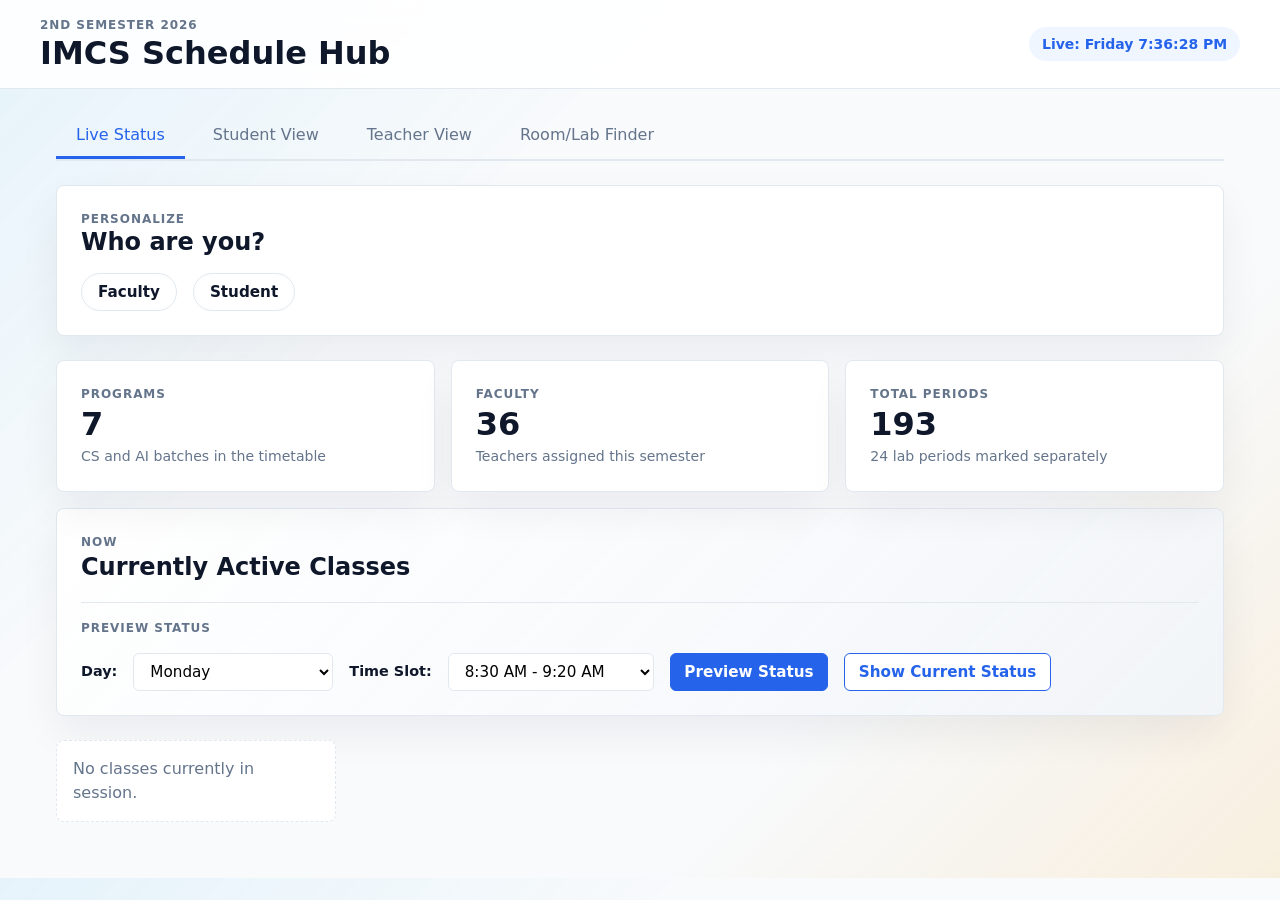
<file: index.html>
<!DOCTYPE html>
<html lang="en">

<head>
  <meta charset="UTF-8">
  <meta name="viewport" content="width=device-width, initial-scale=1.0">
  <meta http-equiv="refresh" content="0; url=src/index.html">
  <title>IMCS Timetable</title>
</head>

<body>
  <p>Opening <a href="src/index.html">IMCS Timetable</a>...</p>
</body>

</html>
</file>
<file: src/styles.css>
:root {
  --primary: #2563eb;
  --primary-hover: #1d4ed8;
  --bg-color: #f8fafc;
  --card-bg: #ffffff;
  --surface: #f1f5f9;
  --text-main: #0f172a;
  --text-muted: #64748b;
  --border-color: #e2e8f0;
  --success: #16a34a;
  --danger: #dc2626;
  --cs-bg: #e0f2fe;
  --cs-text: #075985;
  --cs-border: #7dd3fc;
  --ai-bg: #fef3c7;
  --ai-text: #92400e;
  --ai-border: #fbbf24;
  --radius: 8px;
}

* {
  box-sizing: border-box;
  margin: 0;
  padding: 0;
  font-family: system-ui, -apple-system, BlinkMacSystemFont, "Segoe UI", Roboto, sans-serif;
}

body {
  background:
    linear-gradient(135deg, rgba(14, 165, 233, 0.08), transparent 32%),
    linear-gradient(315deg, rgba(245, 158, 11, 0.12), transparent 30%),
    var(--bg-color);
  color: var(--text-main);
  line-height: 1.5;
  padding-bottom: 2rem;
}

.app-header {
  background-color: rgba(255, 255, 255, 0.88);
  border-bottom: 1px solid var(--border-color);
  padding: 1rem 2rem;
  position: sticky;
  top: 0;
  z-index: 5;
  backdrop-filter: blur(12px);
}

.header-container {
  max-width: 1200px;
  margin: 0 auto;
  display: flex;
  justify-content: space-between;
  align-items: center;
  gap: 1rem;
}

h1,
h2,
h3 {
  letter-spacing: 0;
  line-height: 1.2;
}

.eyebrow {
  color: var(--text-muted);
  font-size: 0.75rem;
  font-weight: 800;
  letter-spacing: 0.08em;
  text-transform: uppercase;
}

.badge {
  background-color: #eff6ff;
  color: var(--primary);
  padding: 0.4rem 0.8rem;
  border-radius: 20px;
  font-size: 0.875rem;
  font-weight: 600;
}

.department-badge {
  display: inline-flex;
  align-items: center;
  width: fit-content;
  border: 1px solid transparent;
  border-radius: 999px;
  padding: 0.2rem 0.55rem;
  font-size: 0.75rem;
  font-weight: 700;
  line-height: 1.2;
  white-space: nowrap;
}

.department-badge.cs {
  background-color: var(--cs-bg);
  border-color: var(--cs-border);
  color: var(--cs-text);
}

.department-badge.ai {
  background-color: var(--ai-bg);
  border-color: var(--ai-border);
  color: var(--ai-text);
}

.class-type-badge {
  display: inline-flex;
  align-items: center;
  width: fit-content;
  border: 1px solid #c084fc;
  border-radius: 999px;
  background-color: #f3e8ff;
  color: #6b21a8;
  padding: 0.18rem 0.5rem;
  font-size: 0.72rem;
  font-weight: 800;
  line-height: 1.2;
  white-space: nowrap;
}

.main-container {
  max-width: 1200px;
  margin: 1.5rem auto;
  padding: 0 1rem;
}

/* Tabs */
.tab-nav {
  display: flex;
  gap: 0.5rem;
  overflow-x: auto;
  border-bottom: 2px solid var(--border-color);
  margin-bottom: 1.5rem;
}

.tab-btn {
  background: none;
  border: none;
  padding: 0.75rem 1.25rem;
  font-size: 1rem;
  font-weight: 500;
  color: var(--text-muted);
  cursor: pointer;
  border-bottom: 3px solid transparent;
  transition: all 0.2s ease;
}

.tab-btn:hover {
  color: var(--primary);
}

.tab-btn.active {
  color: var(--primary);
  border-bottom-color: var(--primary);
}

/* Tab Panels */
.tab-content {
  display: none;
}

.tab-content.active {
  display: block;
}

/* Cards & Layout */
.card {
  background-color: var(--card-bg);
  border: 1px solid var(--border-color);
  border-radius: var(--radius);
  padding: 1.5rem;
  margin-bottom: 1.5rem;
  box-shadow: 0 18px 40px rgba(15, 23, 42, 0.06);
}

.dashboard-grid {
  display: grid;
  grid-template-columns: repeat(auto-fit, minmax(190px, 1fr));
  gap: 1rem;
  margin-bottom: 1rem;
}

.dashboard-stat {
  display: grid;
  gap: 0.35rem;
  margin-bottom: 0;
}

.dashboard-stat strong {
  font-size: 2rem;
  line-height: 1;
}

.dashboard-stat span {
  color: var(--text-muted);
  font-size: 0.88rem;
}

.dashboard-stat.highlight {
  border-color: var(--ai-border);
  background: linear-gradient(135deg, #fffbeb, #ffffff);
}

.dashboard-stat.calm {
  border-color: var(--cs-border);
  background: linear-gradient(135deg, #f0f9ff, #ffffff);
}

.profile-card {
  display: grid;
  gap: 1rem;
}

.profile-actions,
.profile-panel {
  display: flex;
  flex-wrap: wrap;
  gap: 1rem;
  align-items: center;
}

.role-btn {
  border: 1px solid var(--border-color);
  border-radius: 999px;
  background-color: var(--card-bg);
  color: var(--text-main);
  cursor: pointer;
  font-size: 0.95rem;
  font-weight: 800;
  padding: 0.55rem 1rem;
}

.role-btn.active,
.role-btn:hover {
  border-color: var(--primary);
  background-color: #eff6ff;
  color: var(--primary);
}

.intro-card,
.filter-card {
  background:
    linear-gradient(135deg, rgba(255, 255, 255, 0.98), rgba(241, 245, 249, 0.92));
}

.intro-card {
  display: grid;
  gap: 1.25rem;
}

.simulation-panel {
  border-top: 1px solid var(--border-color);
  padding-top: 1rem;
}

.filter-card h2,
.intro-card h2 {
  margin-top: 0.15rem;
}

.filter-group {
  display: flex;
  flex-wrap: wrap;
  gap: 1rem;
  align-items: center;
  margin-top: 1rem;
}

.filter-field {
  display: flex;
  align-items: center;
  gap: 1rem;
}

.hidden {
  display: none !important;
}

label {
  font-weight: 600;
  font-size: 0.9rem;
}

select {
  padding: 0.5rem 0.75rem;
  border: 1px solid var(--border-color);
  border-radius: 6px;
  background-color: var(--card-bg);
  font-size: 0.95rem;
  min-width: 200px;
}

.action-btn {
  border: 1px solid var(--primary);
  border-radius: 6px;
  background-color: var(--primary);
  color: #ffffff;
  cursor: pointer;
  font-size: 0.95rem;
  font-weight: 700;
  min-height: 2.35rem;
  padding: 0.5rem 0.85rem;
}

.action-btn:hover {
  background-color: var(--primary-hover);
}

.action-btn.secondary {
  background-color: var(--card-bg);
  color: var(--primary);
}

.action-btn.secondary:hover {
  background-color: #eff6ff;
}

.results-container {
  overflow-x: auto;
}

.results-container>p,
.grid-container>p {
  color: var(--text-muted);
  background-color: var(--card-bg);
  border: 1px dashed var(--border-color);
  border-radius: var(--radius);
  padding: 1rem;
}

table {
  border: 0;
  border-collapse: collapse;
  min-width: 720px;
  width: 100%;
}

th,
td {
  border-bottom: 1px solid var(--border-color);
  padding: 0.75rem;
  text-align: left;
  vertical-align: top;
}

th {
  background-color: var(--surface);
  color: var(--text-muted);
  font-size: 0.78rem;
  text-transform: uppercase;
}

tr:last-child td {
  border-bottom: 0;
}

.grid-container {
  display: grid;
  grid-template-columns: repeat(auto-fill, minmax(260px, 1fr));
  gap: 1rem;
}

.status-card {
  padding: 1rem;
  border-radius: var(--radius);
  border: 1px solid var(--border-color);
  background-color: var(--card-bg);
  box-shadow: 0 12px 28px rgba(15, 23, 42, 0.05);
}

.status-card h3 {
  margin-bottom: 0.5rem;
}

.status-card p+p {
  margin-top: 0.25rem;
}

.status-card.free {
  border-left: 5px solid var(--success);
}

.status-card.occupied {
  border-left: 5px solid var(--danger);
}

.status-tag {
  display: inline-block;
  font-size: 0.75rem;
  font-weight: bold;
  padding: 0.2rem 0.5rem;
  border-radius: 4px;
  text-transform: uppercase;
  margin-top: 0.5rem;
}

.status-card.free .status-tag {
  background-color: #dcfce7;
  color: var(--success);
}

.status-card.occupied .status-tag {
  background-color: #fee2e2;
  color: var(--danger);
}

@media (max-width: 720px) {
  .app-header {
    padding: 1rem;
  }

  .header-container {
    align-items: flex-start;
    flex-direction: column;
  }

  .tab-btn {
    flex: 0 0 auto;
    padding: 0.75rem 0.9rem;
  }

  .filter-group {
    align-items: stretch;
    flex-direction: column;
  }

  .profile-actions,
  .profile-panel {
    align-items: stretch;
    flex-direction: column;
  }

  .filter-field {
    align-items: stretch;
    flex-direction: column;
    gap: 0.4rem;
  }

  select {
    min-width: 0;
    width: 100%;
  }

  .action-btn {
    width: 100%;
  }
}
</file>
